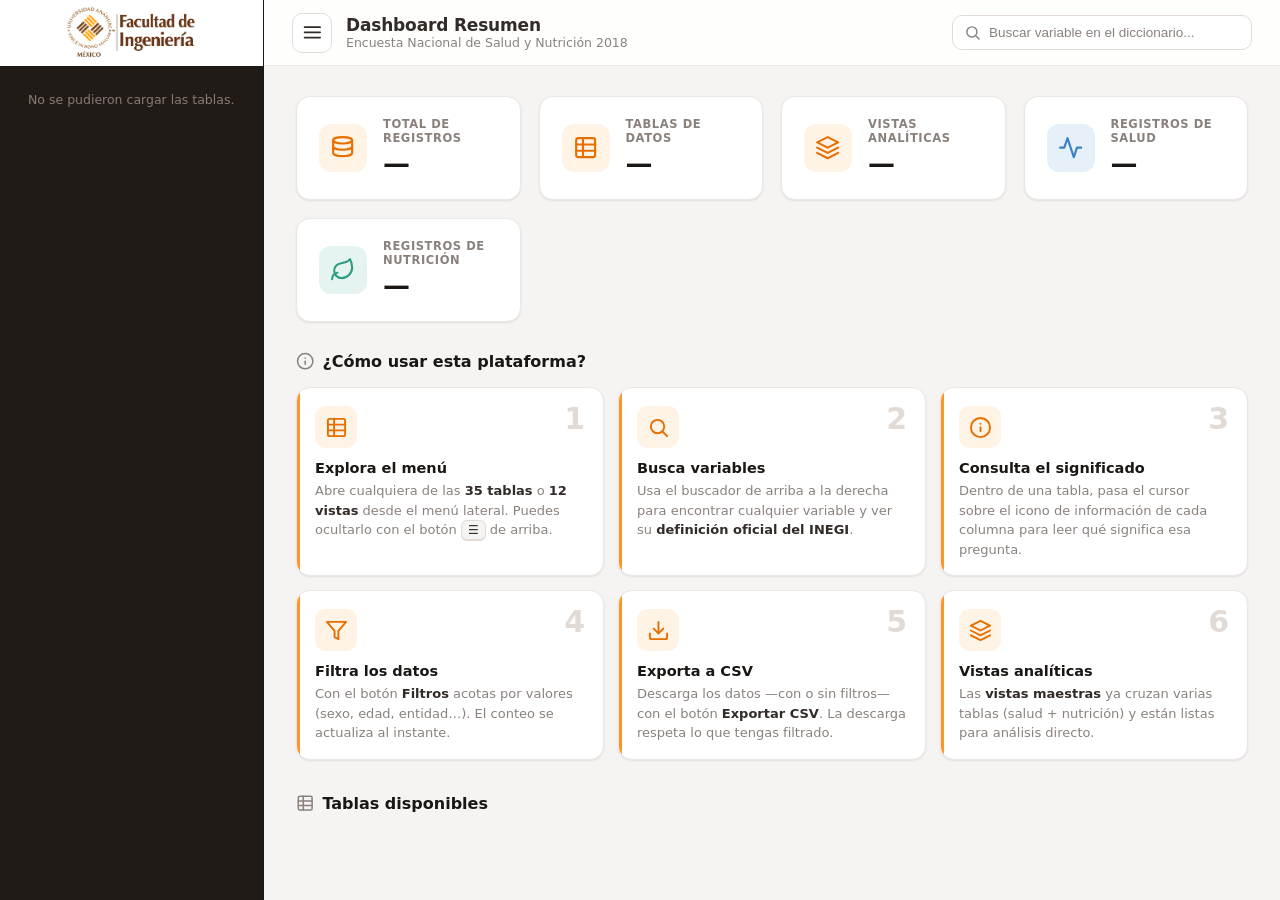
<file: index.html>
<!DOCTYPE html>
<html lang="es">
<head>
  <meta charset="UTF-8" />
  <meta name="viewport" content="width=device-width, initial-scale=1.0" />
  <link rel="icon" type="image/svg+xml" href="assets/img/favicon.svg" />
  <title>ENSANUT 2018 — Dashboard</title>
  <link rel="stylesheet" href="assets/css/style.css" />
</head>
<body>
  <div class="app" id="app">
    <div class="backdrop" id="backdrop"></div>

    <!-- Sidebar -->
    <aside class="sidebar">
      <div class="sidebar__logo"><img src="assets/img/Logo.png" alt="ENSANUT 2018" /></div>
      <nav class="sidebar__nav" id="sidebar-nav">
        <div class="sidebar__loading">Cargando tablas...</div>
      </nav>
    </aside>

    <!-- Contenido -->
    <div class="main">
      <header class="topbar">
        <button class="menu-btn" id="menu-btn" aria-label="Ocultar/mostrar menú" title="Ocultar/mostrar menú">
          <svg class="icon" aria-hidden="true"><use href="assets/img/ui-icons.svg#i-menu"></use></svg>
        </button>
        <div>
          <div class="topbar__title">Dashboard Resumen</div>
          <div class="topbar__sub">Encuesta Nacional de Salud y Nutrición 2018</div>
        </div>
        <div class="topbar__right">
          <div id="dict-search"></div>
        </div>
      </header>

      <main class="content">
        <!-- KPIs -->
        <div class="kpi-grid" id="kpi-grid">
          <div class="kpi">
            <div class="kpi__icon"><svg class="icon" aria-hidden="true"><use href="assets/img/ui-icons.svg#i-database"></use></svg></div>
            <div><div class="kpi__label">Total de registros</div><div class="kpi__value" id="kpi-registros">—</div></div>
          </div>
          <div class="kpi">
            <div class="kpi__icon"><svg class="icon" aria-hidden="true"><use href="assets/img/ui-icons.svg#i-table"></use></svg></div>
            <div><div class="kpi__label">Tablas de datos</div><div class="kpi__value" id="kpi-tablas">—</div></div>
          </div>
          <div class="kpi">
            <div class="kpi__icon"><svg class="icon" aria-hidden="true"><use href="assets/img/ui-icons.svg#i-layers"></use></svg></div>
            <div><div class="kpi__label">Vistas analíticas</div><div class="kpi__value" id="kpi-vistas">—</div></div>
          </div>
          <div class="kpi">
            <div class="kpi__icon kpi__icon--cs"><svg class="icon" aria-hidden="true"><use href="assets/img/ui-icons.svg#i-activity"></use></svg></div>
            <div><div class="kpi__label">Registros de Salud</div><div class="kpi__value" id="kpi-cs">—</div></div>
          </div>
          <div class="kpi">
            <div class="kpi__icon kpi__icon--cn"><svg class="icon" aria-hidden="true"><use href="assets/img/ui-icons.svg#i-leaf"></use></svg></div>
            <div><div class="kpi__label">Registros de Nutrición</div><div class="kpi__value" id="kpi-cn">—</div></div>
          </div>
        </div>

        <!-- Guía de uso (manual) -->
        <section class="guide">
          <h2 class="section-title">
            <svg class="icon" aria-hidden="true"><use href="assets/img/ui-icons.svg#i-info"></use></svg>
            ¿Cómo usar esta plataforma?
          </h2>
          <div class="guide-grid">
            <div class="guide-step">
              <div class="guide-step__icon"><svg class="icon" aria-hidden="true"><use href="assets/img/ui-icons.svg#i-table"></use></svg></div>
              <div class="guide-step__n">1</div>
              <h3>Explora el menú</h3>
              <p>Abre cualquiera de las <strong>35 tablas</strong> o <strong>12 vistas</strong> desde el menú lateral. Puedes ocultarlo con el botón <span class="kbd">☰</span> de arriba.</p>
            </div>
            <div class="guide-step">
              <div class="guide-step__icon"><svg class="icon" aria-hidden="true"><use href="assets/img/ui-icons.svg#i-search"></use></svg></div>
              <div class="guide-step__n">2</div>
              <h3>Busca variables</h3>
              <p>Usa el buscador de arriba a la derecha para encontrar cualquier variable y ver su <strong>definición oficial del INEGI</strong>.</p>
            </div>
            <div class="guide-step">
              <div class="guide-step__icon"><svg class="icon" aria-hidden="true"><use href="assets/img/ui-icons.svg#i-info"></use></svg></div>
              <div class="guide-step__n">3</div>
              <h3>Consulta el significado</h3>
              <p>Dentro de una tabla, pasa el cursor sobre el icono de información de cada columna para leer qué significa esa pregunta.</p>
            </div>
            <div class="guide-step">
              <div class="guide-step__icon"><svg class="icon" aria-hidden="true"><use href="assets/img/ui-icons.svg#i-filter"></use></svg></div>
              <div class="guide-step__n">4</div>
              <h3>Filtra los datos</h3>
              <p>Con el botón <strong>Filtros</strong> acotas por valores (sexo, edad, entidad…). El conteo se actualiza al instante.</p>
            </div>
            <div class="guide-step">
              <div class="guide-step__icon"><svg class="icon" aria-hidden="true"><use href="assets/img/ui-icons.svg#i-download"></use></svg></div>
              <div class="guide-step__n">5</div>
              <h3>Exporta a CSV</h3>
              <p>Descarga los datos —con o sin filtros— con el botón <strong>Exportar CSV</strong>. La descarga respeta lo que tengas filtrado.</p>
            </div>
            <div class="guide-step">
              <div class="guide-step__icon"><svg class="icon" aria-hidden="true"><use href="assets/img/ui-icons.svg#i-layers"></use></svg></div>
              <div class="guide-step__n">6</div>
              <h3>Vistas analíticas</h3>
              <p>Las <strong>vistas maestras</strong> ya cruzan varias tablas (salud + nutrición) y están listas para análisis directo.</p>
            </div>
          </div>
        </section>

        <!-- Lista de tablas -->
        <h2 class="section-title">
          <svg class="icon" aria-hidden="true"><use href="assets/img/ui-icons.svg#i-table"></use></svg>
          Tablas disponibles
        </h2>
        <div class="tabla-list" id="tabla-list">
          <div class="state"><div class="spinner"></div></div>
        </div>

        <!-- Vistas analíticas -->
        <h2 class="section-title" id="vistas-title" style="margin-top:34px">
          <svg class="icon" aria-hidden="true"><use href="assets/img/ui-icons.svg#i-layers"></use></svg>
          Vistas analíticas
          <span class="section-hint">Tablas maestras ya cruzadas, listas para análisis</span>
        </h2>
        <div class="tabla-list" id="vistas-list">
          <div class="state"><div class="spinner"></div></div>
        </div>
      </main>
    </div>
  </div>

  <script src="assets/js/api.js"></script>
  <script src="assets/js/ui.js"></script>
  <script src="assets/js/dashboard.js"></script>
</body>
</html>
</file>
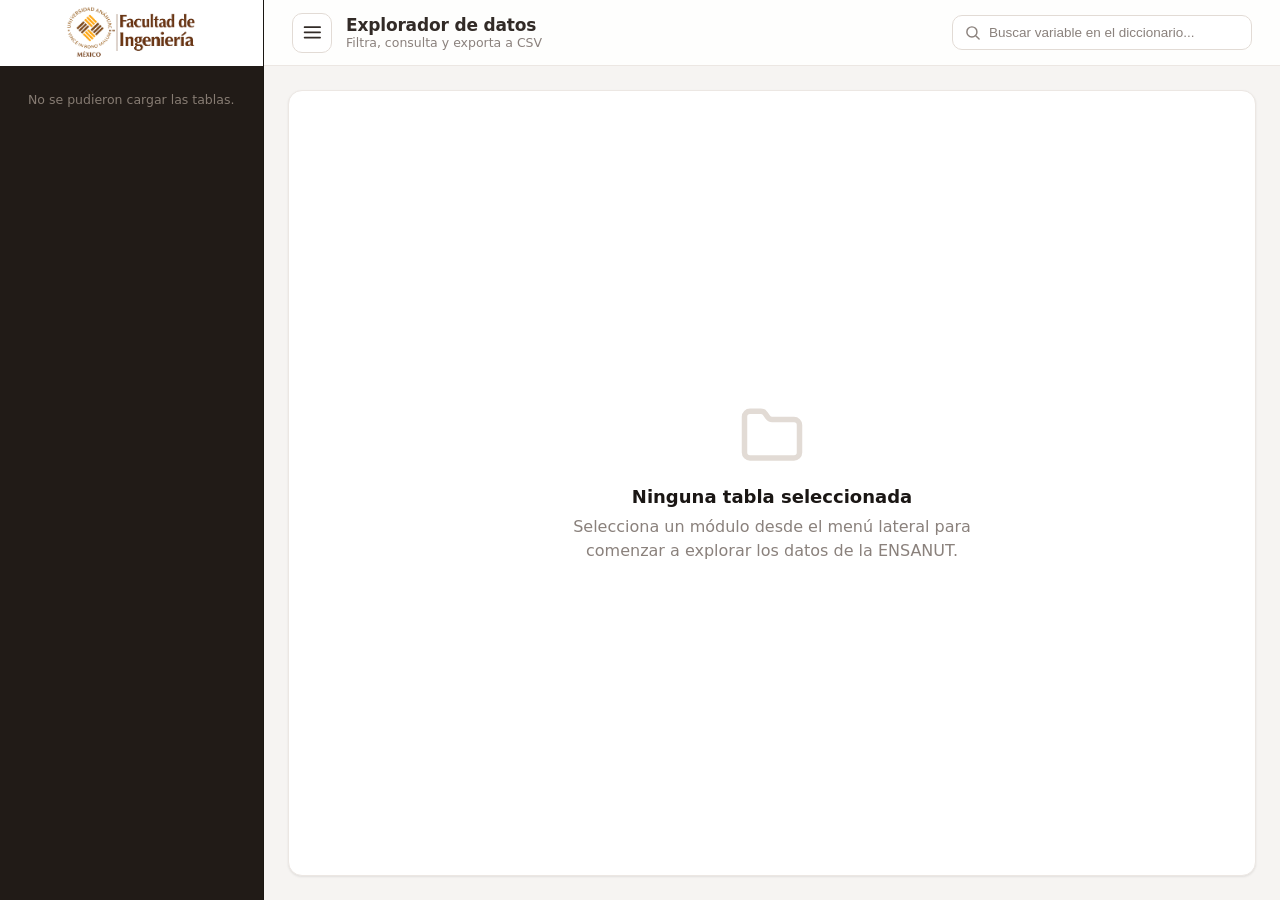
<file: explorer.html>
<!DOCTYPE html>
<html lang="es">
<head>
  <meta charset="UTF-8" />
  <meta name="viewport" content="width=device-width, initial-scale=1.0" />
  <link rel="icon" type="image/svg+xml" href="assets/img/favicon.svg" />
  <title>ENSANUT 2018 — Explorador</title>
  <link rel="stylesheet" href="assets/css/style.css" />
</head>
<body>
  <div class="app" id="app">
    <div class="backdrop" id="backdrop"></div>

    <!-- Sidebar -->
    <aside class="sidebar">
      <div class="sidebar__logo"><img src="assets/img/Logo.png" alt="ENSANUT 2018" /></div>
      <nav class="sidebar__nav" id="sidebar-nav">
        <div class="sidebar__loading">Cargando tablas...</div>
      </nav>
    </aside>

    <!-- Contenido -->
    <div class="main">
      <header class="topbar">
        <button class="menu-btn" id="menu-btn" aria-label="Abrir menú">
          <svg class="icon" aria-hidden="true"><use href="assets/img/ui-icons.svg#i-menu"></use></svg>
        </button>
        <div>
          <div class="topbar__title">Explorador de datos</div>
          <div class="topbar__sub">Filtra, consulta y exporta a CSV</div>
        </div>
        <div class="topbar__right">
          <div id="dict-search"></div>
        </div>
      </header>

      <main class="content content--flush">
        <div id="explorer-root" style="height:100%"></div>
      </main>
    </div>
  </div>

  <script src="assets/js/api.js"></script>
  <script src="assets/js/ui.js"></script>
  <script src="assets/js/explorer.js"></script>
</body>
</html>
</file>
<file: assets/css/style.css>
/* =========================================================================
   ENSANUT 2018 — Sistema de diseño (CSS plano, sin build).
   Rediseño completo: paleta cálida, sidebar oscuro, iconografía SVG,
   codificación por dominio y layout responsivo.
   ========================================================================= */

:root {
  /* Marca */
  --brand:        #FF8300;
  --brand-strong: #E76F00;
  --brand-soft:   #FFF3E6;

  /* Tinta / texto */
  --ink:    #1A1614;
  --text:   #322B27;
  --muted:  #8A817C;

  /* Superficies */
  --bg:      #F6F4F2;
  --surface: #FFFFFF;
  --line:    #ECE7E3;
  --line-2:  #E2DBD5;

  /* Sidebar (oscuro cálido) */
  --side-bg:    #211B17;
  --side-bg-2:  #2A231E;
  --side-text:  #C9C0BA;
  --side-muted: #877C73;

  /* Dominios */
  --cn:      #2E9E83;   /* Nutrición */
  --cn-soft: #E5F4F0;
  --cs:      #3B82C4;   /* Salud */
  --cs-soft: #E6F0F9;
  --vw:      #7C5CCB;   /* Vistas analíticas */
  --vw-soft: #EFEAFA;

  --danger:      #DC2626;
  --danger-soft: #FEF2F2;

  /* Tokens */
  --radius:   14px;
  --radius-sm:9px;
  --shadow-sm: 0 1px 2px rgba(26,22,20,.04), 0 1px 3px rgba(26,22,20,.05);
  --shadow-md: 0 6px 20px rgba(26,22,20,.08);
  --shadow-lg: 0 18px 44px rgba(26,22,20,.18);
  --sidebar-w: 264px;
  --topbar-h:  66px;
}

* { box-sizing: border-box; }

html, body {
  margin: 0;
  height: 100%;
  font-family: system-ui, -apple-system, "Segoe UI", Roboto, Helvetica, Arial, sans-serif;
  color: var(--text);
  background: var(--bg);
  -webkit-font-smoothing: antialiased;
  text-rendering: optimizeLegibility;
}
a { color: inherit; text-decoration: none; }
h1, h2, h3 { color: var(--ink); }

/* Iconos --------------------------------------------------------------- */
.icon {
  width: 1.15em;
  height: 1.15em;
  display: inline-block;
  vertical-align: -0.18em;
  flex-shrink: 0;
}
.icon--lg { width: 1.5em; height: 1.5em; }

/* Scrollbars suaves ---------------------------------------------------- */
* { scrollbar-width: thin; scrollbar-color: var(--line-2) transparent; }
*::-webkit-scrollbar { width: 10px; height: 10px; }
*::-webkit-scrollbar-thumb { background: var(--line-2); border-radius: 99px; border: 3px solid transparent; background-clip: padding-box; }
*::-webkit-scrollbar-thumb:hover { background: var(--muted); border: 3px solid transparent; background-clip: padding-box; }

/* ---- Layout general --------------------------------------------------- */
.app { display: flex; height: 100vh; width: 100%; overflow: hidden; }

/* ---- Sidebar ---------------------------------------------------------- */
.sidebar {
  width: var(--sidebar-w);
  background: var(--side-bg);
  color: var(--side-text);
  display: flex;
  flex-direction: column;
  flex-shrink: 0;
  z-index: 40;
  border-right: 1px solid rgba(0,0,0,.2);
  transition: width .24s ease, transform .26s ease;
}
/* Escritorio: ocultar el menú con el botón ☰ */
.app.nav-collapsed .sidebar {
  width: 0;
  min-width: 0;
  border-right: 0;
  overflow: hidden;
  pointer-events: none;
}
.sidebar__logo {
  height: var(--topbar-h);
  background: var(--surface);
  display: flex;
  align-items: center;
  justify-content: center;
  flex-shrink: 0;
  padding: 0 16px;
}
.sidebar__logo img { width: 132px; max-width: 100%; height: auto; }
.sidebar__nav { flex: 1; overflow-y: auto; padding: 14px 12px 24px; display: flex; flex-direction: column; gap: 3px; }
.sidebar__section {
  margin: 18px 12px 6px;
  font-size: 10.5px;
  font-weight: 700;
  text-transform: uppercase;
  letter-spacing: .09em;
  color: var(--side-muted);
}
.navlink {
  display: flex;
  align-items: center;
  gap: 11px;
  padding: 9px 12px;
  border-radius: 10px;
  font-size: 13.5px;
  color: var(--side-text);
  position: relative;
  transition: background .15s, color .15s;
}
.navlink .icon { color: var(--side-muted); transition: color .15s; }
.navlink:hover { background: var(--side-bg-2); color: #fff; }
.navlink:hover .icon { color: var(--side-text); }
.navlink.is-active { background: linear-gradient(90deg, rgba(255,131,0,.18), rgba(255,131,0,.06)); color: #fff; font-weight: 600; }
.navlink.is-active::before {
  content: ""; position: absolute; left: 0; top: 50%; transform: translateY(-50%);
  width: 3px; height: 18px; border-radius: 0 3px 3px 0; background: var(--brand);
}
.navlink.is-active .icon { color: var(--brand); }
.navlink__name { white-space: nowrap; overflow: hidden; text-overflow: ellipsis; flex: 1; }
.navlink__count {
  font-size: 10.5px; font-weight: 600; color: var(--side-muted);
  background: rgba(255,255,255,.06); padding: 1px 7px; border-radius: 99px;
  font-variant-numeric: tabular-nums;
}
.navlink.is-active .navlink__count { color: var(--brand); background: rgba(255,131,0,.14); }
.sidebar__loading { padding: 12px 16px; color: var(--side-muted); font-size: 12.5px; }

/* Backdrop móvil */
.backdrop {
  position: fixed; inset: 0; background: rgba(20,14,10,.5);
  z-index: 35; opacity: 0; visibility: hidden; transition: opacity .2s;
}

/* ---- Contenido principal ---------------------------------------------- */
.main { flex: 1; display: flex; flex-direction: column; height: 100vh; overflow: hidden; min-width: 0; }
.topbar {
  height: var(--topbar-h);
  background: rgba(255,255,255,.85);
  backdrop-filter: saturate(1.4) blur(8px);
  border-bottom: 1px solid var(--line);
  display: flex;
  align-items: center;
  gap: 14px;
  padding: 0 28px;
  flex-shrink: 0;
  z-index: 20;
}
.topbar__title { font-size: 17px; font-weight: 700; letter-spacing: -.01em; }
.topbar__sub { font-size: 12.5px; color: var(--muted); font-weight: 500; }
.topbar__right { display: flex; align-items: center; gap: 12px; margin-left: auto; }
.content { flex: 1; overflow: auto; padding: 30px 32px 40px; }
.content--flush { padding: 24px; height: 100%; }

/* Botón ☰: oculta/muestra el menú (escritorio y móvil) */
.menu-btn {
  display: inline-flex;
  align-items: center; justify-content: center;
  width: 40px; height: 40px;
  border: 1px solid var(--line-2); border-radius: 10px;
  background: var(--surface); color: var(--text); cursor: pointer;
  font-size: 18px; flex-shrink: 0;
}
.menu-btn:hover { background: var(--bg); }

/* ---- Buscador global de diccionario ---------------------------------- */
.dictsearch { position: relative; }
.dictsearch__field { position: relative; display: flex; align-items: center; }
.dictsearch__field .icon { position: absolute; left: 12px; color: var(--muted); pointer-events: none; font-size: 15px; }
.dictsearch input {
  width: 300px; max-width: 100%;
  padding: 9px 14px 9px 36px;
  border: 1px solid var(--line-2);
  border-radius: 10px;
  font-size: 13.5px;
  background: var(--surface);
  color: var(--text);
  transition: border-color .15s, box-shadow .15s;
}
.dictsearch input::placeholder { color: var(--muted); }
.dictsearch input:focus { outline: none; border-color: var(--brand); box-shadow: 0 0 0 3px var(--brand-soft); }
.dictsearch__results {
  position: absolute; top: calc(100% + 8px); right: 0;
  width: 420px; max-width: 90vw; max-height: 380px; overflow-y: auto;
  background: var(--surface); border: 1px solid var(--line);
  border-radius: 14px; box-shadow: var(--shadow-lg);
  z-index: 60; display: none; padding: 6px;
}
.dictsearch__results.is-open { display: block; }
.dictresult { padding: 10px 12px; border-radius: 10px; cursor: pointer; transition: background .12s; }
.dictresult:hover { background: var(--bg); }
.dictresult__col { font-weight: 600; font-size: 13.5px; color: var(--ink); }
.dictresult__table {
  display: inline-block; margin-left: 7px; font-size: 10.5px; font-weight: 600;
  color: var(--brand-strong); background: var(--brand-soft);
  border-radius: 6px; padding: 1px 7px;
}
.dictresult__desc { font-size: 12px; color: var(--muted); margin-top: 3px; line-height: 1.4; }
.dictsearch__empty { padding: 16px; font-size: 13px; color: var(--muted); text-align: center; }

/* ---- KPIs ------------------------------------------------------------- */
.kpi-grid { display: grid; grid-template-columns: repeat(auto-fit, minmax(220px, 1fr)); gap: 18px; margin-bottom: 30px; }
.kpi {
  display: flex; align-items: center; gap: 16px;
  background: var(--surface); border: 1px solid var(--line);
  border-radius: var(--radius); padding: 20px 22px; box-shadow: var(--shadow-sm);
  transition: box-shadow .18s, transform .18s;
}
.kpi:hover { box-shadow: var(--shadow-md); transform: translateY(-2px); }
.kpi__icon {
  width: 48px; height: 48px; flex-shrink: 0;
  display: flex; align-items: center; justify-content: center;
  border-radius: 12px; font-size: 22px;
  background: var(--brand-soft); color: var(--brand-strong);
}
.kpi__icon--cn { background: var(--cn-soft); color: var(--cn); }
.kpi__icon--cs { background: var(--cs-soft); color: var(--cs); }
.kpi__label { font-size: 11.5px; font-weight: 700; text-transform: uppercase; letter-spacing: .05em; color: var(--muted); }
.kpi__value { font-size: 27px; font-weight: 800; margin-top: 3px; color: var(--ink); letter-spacing: -.02em; font-variant-numeric: tabular-nums; }

/* ---- Sección / títulos ------------------------------------------------ */
.section-title { font-size: 16px; font-weight: 700; margin: 6px 0 16px; display: flex; align-items: center; gap: 8px; }
.section-title .icon { color: var(--muted); }
.card { background: var(--surface); border: 1px solid var(--line); border-radius: var(--radius); box-shadow: var(--shadow-sm); }

/* ---- Lista de tablas (dashboard) ------------------------------------- */
.tabla-list { display: grid; grid-template-columns: repeat(auto-fill, minmax(300px, 1fr)); gap: 14px; }
.tabla-item {
  display: flex; align-items: center; gap: 14px;
  padding: 16px 18px; background: var(--surface);
  border: 1px solid var(--line); border-radius: var(--radius);
  box-shadow: var(--shadow-sm);
  transition: border-color .15s, box-shadow .15s, transform .15s;
}
.tabla-item:hover { border-color: var(--brand); box-shadow: var(--shadow-md); transform: translateY(-2px); }
.tabla-item__icon {
  width: 42px; height: 42px; flex-shrink: 0; border-radius: 11px;
  display: flex; align-items: center; justify-content: center; font-size: 19px;
  background: var(--cn-soft); color: var(--cn);
}
.tabla-item__icon[data-dom="CS"] { background: var(--cs-soft); color: var(--cs); }
.tabla-item__body { flex: 1; min-width: 0; }
.tabla-item__name { font-weight: 700; font-size: 13.5px; color: var(--ink); display: flex; align-items: center; gap: 7px; min-width: 0; }
.tabla-item__nametext { overflow: hidden; text-overflow: ellipsis; white-space: nowrap; min-width: 0; }
.tabla-item__meta { font-size: 12px; color: var(--muted); margin-top: 3px; white-space: nowrap; overflow: hidden; text-overflow: ellipsis; }
.tabla-item__count { flex-shrink: 0; text-align: right; font-size: 15px; font-weight: 800; color: var(--ink); font-variant-numeric: tabular-nums; white-space: nowrap; }
.tabla-item__count small { display: block; font-size: 10px; font-weight: 600; color: var(--muted); text-transform: uppercase; letter-spacing: .04em; text-align: right; }
.badge-dominio { flex-shrink: 0; }
.badge-dominio {
  font-size: 9.5px; font-weight: 800; text-transform: uppercase; letter-spacing: .04em;
  padding: 2px 7px; border-radius: 6px; background: var(--cn-soft); color: var(--cn);
}
.badge-dominio[data-dom="CS"] { background: var(--cs-soft); color: var(--cs); }

/* ---- Explorador ------------------------------------------------------- */
.explorer { display: flex; flex-direction: column; height: 100%; background: var(--surface); border: 1px solid var(--line); border-radius: var(--radius); overflow: hidden; box-shadow: var(--shadow-sm); }
.explorer__header {
  padding: 16px 20px; border-bottom: 1px solid var(--line);
  display: flex; flex-wrap: wrap; gap: 14px; align-items: center; justify-content: space-between;
}
.explorer__title { font-size: 16px; font-weight: 700; display: flex; align-items: center; gap: 9px; }
.explorer__title .icon { color: var(--brand-strong); }
.explorer__controls { display: flex; align-items: center; gap: 10px; flex-wrap: wrap; }
.explorer__body { flex: 1; overflow: auto; position: relative; }

/* ---- Botones ---------------------------------------------------------- */
.btn {
  display: inline-flex; align-items: center; gap: 8px;
  padding: 9px 16px; border: 1px solid transparent; border-radius: 10px;
  font-size: 13.5px; font-weight: 600; cursor: pointer;
  transition: background .15s, border-color .15s, box-shadow .15s, transform .1s;
  font-family: inherit;
}
.btn:active { transform: translateY(1px); }
.btn--primary { background: var(--brand); color: #fff; box-shadow: 0 1px 2px rgba(231,111,0,.3); }
.btn--primary:hover { background: var(--brand-strong); }
.btn--ghost { background: var(--surface); border-color: var(--line-2); color: var(--text); }
.btn--ghost:hover { background: var(--bg); border-color: var(--muted); }
.btn:disabled { opacity: .5; cursor: not-allowed; }

/* ---- Tabla de datos --------------------------------------------------- */
table.data { width: 100%; border-collapse: separate; border-spacing: 0; min-width: max-content; }
table.data thead th {
  position: sticky; top: 0; background: var(--bg);
  padding: 11px 14px; font-size: 11px; font-weight: 700;
  text-transform: uppercase; letter-spacing: .03em; color: var(--muted);
  border-bottom: 1px solid var(--line-2); text-align: left; white-space: nowrap; z-index: 10;
}
table.data tbody td { padding: 11px 14px; font-size: 13.5px; border-bottom: 1px solid var(--line); white-space: nowrap; font-variant-numeric: tabular-nums; }
table.data tbody tr:nth-child(even) { background: #FBFAF9; }
table.data tbody tr:hover { background: var(--brand-soft); }

/* Tooltip de metadatos en encabezados */
.th-tip { position: relative; cursor: help; display: inline-flex; align-items: center; gap: 5px; }
.th-tip__icon { color: var(--muted); font-size: 13px; transition: color .15s; }
.th-tip:hover .th-tip__icon { color: var(--brand-strong); }
.th-tip__box {
  visibility: hidden; opacity: 0; position: absolute; top: calc(100% + 8px); left: 0;
  width: 260px; background: var(--ink); color: #fff; padding: 10px 12px; border-radius: 10px;
  font-size: 12px; font-weight: 400; text-transform: none; letter-spacing: 0; line-height: 1.45;
  z-index: 30; transition: opacity .15s, transform .15s; transform: translateY(-4px); white-space: normal;
  box-shadow: var(--shadow-lg);
}
.th-tip__box::before { content: ""; position: absolute; bottom: 100%; left: 14px; border: 6px solid transparent; border-bottom-color: var(--ink); }
.th-tip:hover .th-tip__box { visibility: visible; opacity: 1; transform: translateY(0); }

/* ---- Paginación ------------------------------------------------------- */
.pagination {
  padding: 14px 18px; border-top: 1px solid var(--line);
  display: flex; align-items: center; justify-content: space-between; gap: 12px;
  background: var(--surface); font-size: 13px; color: var(--muted);
}
.pagination__total strong { color: var(--ink); font-variant-numeric: tabular-nums; }
.pagination__controls { display: flex; align-items: center; gap: 6px; }
.pagination__page { padding: 0 10px; font-weight: 600; color: var(--text); font-variant-numeric: tabular-nums; }
.icon-btn {
  display: inline-flex; align-items: center; justify-content: center;
  width: 36px; height: 36px; padding: 0; border: 1px solid var(--line-2);
  border-radius: 9px; background: var(--surface); color: var(--text); cursor: pointer; transition: background .15s, border-color .15s;
}
.icon-btn:hover:not(:disabled) { background: var(--bg); border-color: var(--muted); }
.icon-btn:disabled { opacity: .4; cursor: not-allowed; }

/* ---- Panel de filtros ------------------------------------------------- */
.filter-panel { position: relative; }
.filter-panel__pop {
  position: absolute; top: calc(100% + 8px); right: 0; width: 340px; max-width: 90vw;
  max-height: 440px; overflow-y: auto; background: var(--surface);
  border: 1px solid var(--line); border-radius: 14px; box-shadow: var(--shadow-lg);
  padding: 16px; z-index: 50; display: none;
}
.filter-panel__pop.is-open { display: block; }
.filter-panel__head { font-size: 12.5px; font-weight: 700; color: var(--ink); margin-bottom: 12px; }
.filter-row { margin-bottom: 11px; }
.filter-row label { display: block; font-size: 11.5px; font-weight: 600; margin-bottom: 5px; color: var(--text); }
.filter-row input, .filter-row select {
  width: 100%; padding: 8px 10px; border: 1px solid var(--line-2);
  border-radius: 8px; font-size: 13px; background: var(--surface); color: var(--text); font-family: inherit;
}
.filter-row input:focus, .filter-row select:focus { outline: none; border-color: var(--brand); box-shadow: 0 0 0 3px var(--brand-soft); }
.filter-panel__actions { display: flex; gap: 8px; margin-top: 14px; padding-top: 12px; border-top: 1px solid var(--line); }
.filter-badge {
  display: inline-flex; align-items: center; justify-content: center;
  min-width: 18px; height: 18px; padding: 0 5px; font-size: 11px; font-weight: 700;
  color: #fff; background: var(--brand); border-radius: 9px; margin-left: 2px;
}

/* ---- Estados ---------------------------------------------------------- */
.state { display: flex; flex-direction: column; align-items: center; justify-content: center; height: 100%; min-height: 320px; color: var(--muted); text-align: center; padding: 40px; }
.state__icon { font-size: 44px; color: var(--line-2); margin-bottom: 14px; }
.state h2 { color: var(--ink); margin: 0 0 8px; font-size: 18px; }
.state p { margin: 0; max-width: 420px; line-height: 1.5; }
.error-box {
  background: var(--danger-soft); color: var(--danger); border: 1px solid #FECACA;
  border-radius: var(--radius); padding: 20px; max-width: 380px; text-align: center; margin: 24px auto;
}
.error-box h3 { color: var(--danger); margin: 8px 0 6px; font-size: 15px; }
.empty-cell { padding: 36px; text-align: center; color: var(--muted); font-size: 14px; }

/* ---- Spinner / toast -------------------------------------------------- */
.spinner { width: 28px; height: 28px; border: 3px solid var(--line-2); border-top-color: var(--brand); border-radius: 50%; animation: spin .8s linear infinite; }
@keyframes spin { to { transform: rotate(360deg); } }
.toast {
  position: absolute; top: 12px; left: 50%; transform: translateX(-50%);
  background: var(--ink); color: #fff; border-radius: 99px; padding: 7px 16px;
  box-shadow: var(--shadow-lg); font-size: 12.5px; font-weight: 600; z-index: 25;
  display: none; align-items: center; gap: 9px;
}
.toast .icon { animation: spin .8s linear infinite; }
.toast.is-visible { display: inline-flex; }

/* ---- Vistas analíticas (acento violeta) ------------------------------ */
.tabla-item__icon[data-dom="VW"] { background: var(--vw-soft); color: var(--vw); }
.badge-dominio[data-dom="VW"] { background: var(--vw-soft); color: var(--vw); }
.tabla-item--vista .tabla-item__count .icon { color: var(--muted); font-size: 18px; }
.tabla-item--vista:hover { border-color: var(--vw); }
.tabla-item--vista:hover .tabla-item__count .icon { color: var(--vw); }
.section-hint { font-size: 12px; font-weight: 500; color: var(--muted); margin-left: 2px; }

/* ---- Guía de uso (manual) -------------------------------------------- */
.guide { margin-bottom: 34px; }
.guide-grid { display: grid; grid-template-columns: repeat(auto-fill, minmax(280px, 1fr)); gap: 14px; }
.guide-step {
  position: relative; background: var(--surface); border: 1px solid var(--line);
  border-radius: var(--radius); padding: 18px 18px 16px; box-shadow: var(--shadow-sm);
  transition: box-shadow .18s, transform .18s, border-color .18s; overflow: hidden;
}
.guide-step::after {
  content: ""; position: absolute; left: 0; top: 0; bottom: 0; width: 3px;
  background: var(--brand); opacity: .85;
}
.guide-step:hover { box-shadow: var(--shadow-md); transform: translateY(-2px); border-color: var(--brand); }
.guide-step__icon {
  width: 42px; height: 42px; border-radius: 11px; display: flex; align-items: center; justify-content: center;
  background: var(--brand-soft); color: var(--brand-strong); font-size: 20px; margin-bottom: 12px;
}
.guide-step__n {
  position: absolute; top: 16px; right: 18px; font-size: 30px; font-weight: 800;
  color: var(--line-2); line-height: 1; font-variant-numeric: tabular-nums;
}
.guide-step h3 { margin: 0 0 5px; font-size: 14.5px; }
.guide-step p { margin: 0; font-size: 13px; color: var(--muted); line-height: 1.5; }
.guide-step p strong { color: var(--text); font-weight: 600; }
.kbd {
  display: inline-block; padding: 0 6px; border: 1px solid var(--line-2); border-bottom-width: 2px;
  border-radius: 6px; background: var(--bg); font-size: 12px; font-weight: 700; color: var(--text);
}

/* =========================================================================
   Responsivo
   ========================================================================= */
@media (max-width: 1024px) {
  .sidebar {
    position: fixed; top: 0; left: 0; height: 100vh;
    transform: translateX(-100%); transition: transform .26s ease;
    box-shadow: var(--shadow-lg);
  }
  .app.nav-open .sidebar { transform: translateX(0); }
  .app.nav-open .backdrop { opacity: 1; visibility: visible; }
  .menu-btn { display: inline-flex; }
  .content { padding: 22px 20px 32px; }
}

@media (max-width: 640px) {
  :root { --topbar-h: 60px; }
  .topbar { padding: 0 16px; gap: 10px; }
  .topbar__title { font-size: 15px; }
  .topbar__sub { display: none; }
  .dictsearch input { width: 190px; }
  .dictsearch__results { width: 86vw; }
  .content { padding: 18px 14px 28px; }
  .content--flush { padding: 0; background: var(--bg); }
  .explorer { border-radius: 0; border-left: 0; border-right: 0; }
  .kpi-grid { grid-template-columns: 1fr 1fr; gap: 12px; }
  .kpi { padding: 16px; gap: 12px; }
  .kpi__icon { width: 40px; height: 40px; font-size: 19px; }
  .kpi__value { font-size: 22px; }
  .tabla-list { grid-template-columns: 1fr; }
  .guide-grid { grid-template-columns: 1fr; }
  .section-title { flex-wrap: wrap; }
  .section-hint { flex-basis: 100%; margin-left: 0; }
  .explorer__header { padding: 14px; }
  .explorer__controls { width: 100%; }
  .explorer__controls .filter-panel, .explorer__controls .btn { flex: 1; justify-content: center; }
}

@media (max-width: 380px) {
  .kpi-grid { grid-template-columns: 1fr; }
}
</file>
